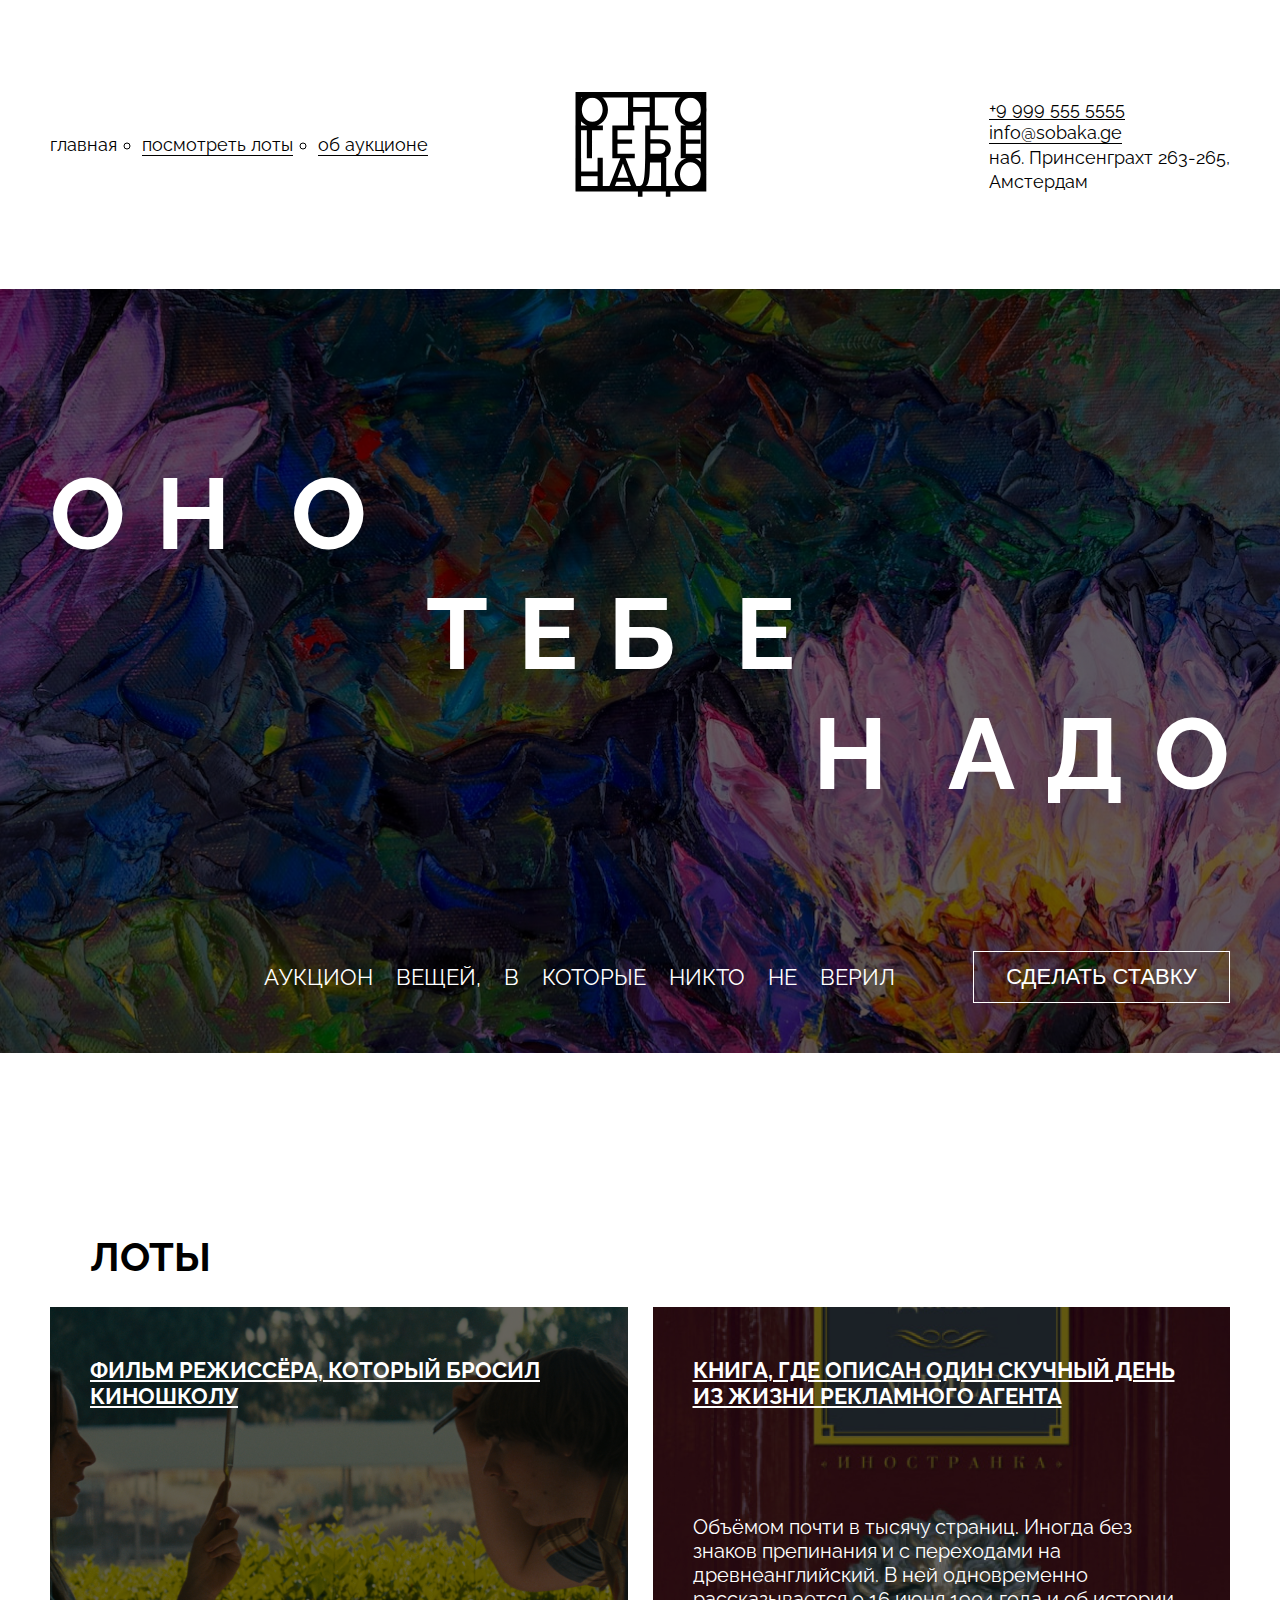
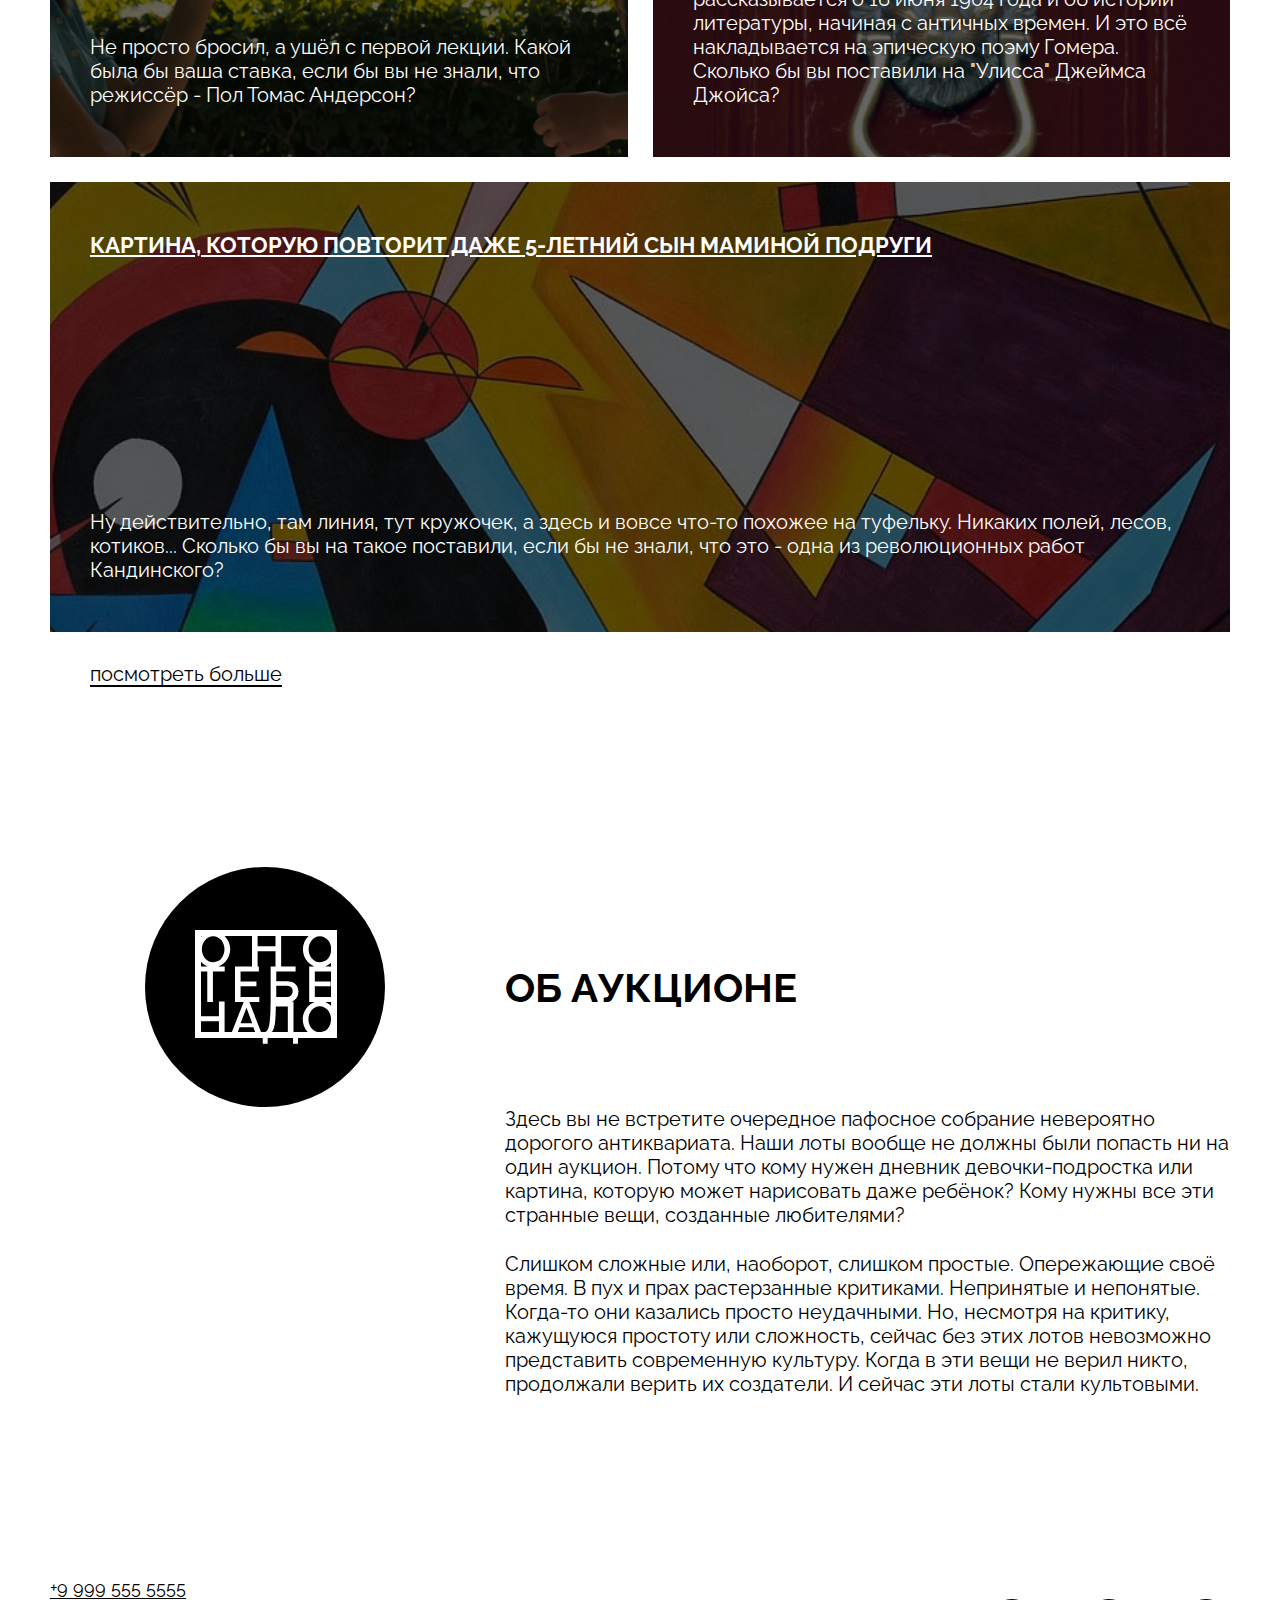
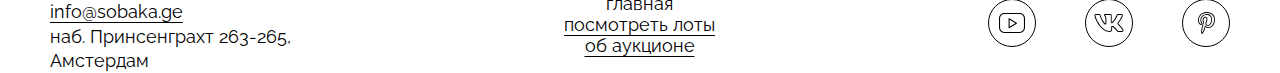
<file: index.html>
<!DOCTYPE html>
<html lang="ru">
  <head>
  <meta charset="UTF-8">
  <meta http-equiv="X-UA-Compatible" content="IE=edge">
  <meta name="viewport" content="width=device-width, initial-scale=1.0">
  <title>Оно тебе надо — аукцион вещей, в которые никто не верил</title>
  <link rel="stylesheet" href="./fonts/fonts.css">
  <link rel="stylesheet" href="./styles/global.css">
  <link rel="stylesheet" href="./styles/style.css">
  </head>
  <body>
  <header class="header" id="header">
    <nav class="header_menu">
      <ul class="header_menu">
        <li class="header_links-list-item header_links-list-item_no-bullit">
          <a class="header_link header_link_active" href="#0">главная</a>
        </li>
        <li class="header_links-list-item">
          <a class="heder_link" href="#lots">посмотреть лоты</a>
        </li>
        <li class="header_links-list-item">
          <a class="header_link" href="#about"> об аукционе</a>
        </li>
      </ul>
    </nav>
    <a class="header_logo">
      <img class="header_logo-image"
           src="./images/logo-black.svg"
           alt="Логотип сайта в черном квадрате">
    </a>
    <address class="header_address">
      <a href="tel:+99995555555">+9 999 555 5555</a><br>
      <a href="mailto:info@sobaka.ge">info@sobaka.ge</a><br>
      <p class="address">наб. Принсенграхт 263-265,<br>Амстердам</p>
    </address>
  </header>
  <main>
    <section class="cover">
      <div class="overlay"></div>
        <h1 class="cover-title">
          <span class="aligned_text aligned aligned_text-left">о<span class="letter-spacing-extended">но</span>
          </span>
          <span class="aligned_text aligned_text-center">те<span class="letter-spacing-extended">бе</span>
          </span>
          <!--<span class="aligned_text aligned_text-right"><span class="letter-spacing-extended">н</span>адо</span>-->
          <span class="aligned_text aligned_text-right"><span class="letter-spacing-extended">н</span>ад<span class="no-letter-spacing">о</span></span>
        </h1>
        <div class="cover_description">
          <p class="cover_description-text">Аукцион вещей, в которые никто не верил</p>
            <button class="bet-button">сделать ставку</button>
        </div>
    </section>
    <section class="lots" id="lots">
      <h2 class="lots_heading">лоты</h2>
        <ul class="lots_card-list">
          <li class="lots_card-list-item">
          <a class="card_link" href="#0">
          <article class="card card-type-film">
            <div class="overlay"></div>
              <h3 class="card-title">фильм режиссёра, который бросил киношколу</h3>
                <div class="card-text">
                  <p>
                   Не просто бросил, а ушёл с первой лекции. Какой была бы ваша ставка,
			       если бы вы не знали, что режиссёр - Пол Томас Андерсон?
                  </p>
                </div>
          </article>
          </a>
          </li>
          <li class="lots_card-list-item">
          <a class="card_link" href="#0">
          <article class="card card-type-book">
            <div class="overlay"></div>
              <h3 class="card-title">книга, где описан один скучный день из жизни рекламного агента</h3>
                <div class="card-text">
                <!--Не соглашусь с лишним элементом от предыдущего ревьюера.
				Он отвечает за стили текста карточек, и добавлен по рекомендации из урока-->
                  <p>
                  Объёмом почти в тысячу страниц. Иногда без знаков препинания и с переходами
		          на древнеанглийский.
				  В ней одновременно рассказывается о 16 июня 1904 года и об истории литературы, начиная
				  с античных времен. И это всё накладывается на эпическую поэму Гомера. Сколько бы вы поставили
				  на "Улисса" Джеймса Джойса?
                  </p>
                </div>
          </article>
          </a>
          </li>
          <li class="lots_card-list-item">
          <a class="card_link" href="#0">
          <article class="card card-type-picture">
            <div class="overlay"></div>
              <h3 class="card-title">картина, которую повторит даже 5-летний сын маминой подруги</h3>
                <div class="card-text">
                <p>
                Ну действительно, там линия, тут кружочек, а здесь и вовсе что-то похожее на туфельку.
				Никаких полей, лесов, котиков...
				Сколько бы вы на такое поставили, если бы не знали, что это - одна из революционных
				работ Кандинского?
                </p>
                </div>
          </article>
          </a>
          </li>
          </ul>
        <a class="lots_look-more-link" href="#0">посмотреть больше</a>
    </section>
    <section class="about" id="about">
      <div class="about_logo">
        <img class="about_logo-image" src="./images/logo-white.svg" alt="Логотип сайта без фона">
      </div>
      <h2 class="about_title">Об аукционе</h2>
        <div class="about_text">
        <p>
        Здесь вы не встретите очередное пафосное собрание невероятно дорогого антиквариата.
		Наши лоты вообще не должны были попасть ни на один аукцион. Потому что кому нужен дневник девочки-подростка
	 	или картина, которую может нарисовать даже ребёнок? Кому нужны все эти странные вещи, созданные любителями?
        </p>
        <p>
        Слишком сложные или, наоборот, слишком простые. Опережающие своё время. В пух и
		прах растерзанные критиками. Непринятые и непонятые. Когда-то они казались просто неудачными. Но, несмотря
		на критику, кажущуюся простоту или сложность, сейчас без этих лотов невозможно представить современную культуру.
		Когда в эти вещи не верил никто, продолжали верить их создатели. И сейчас эти лоты стали культовыми.
        </p>
      </div>
    </section>
  </main>
  <footer class="footer">
    <address class="footer_address">
      <a href="tel:+99995555555">+9 999 555 5555</a><br>
      <a href="mailto:info@sobaka.ge">info@sobaka.ge</a><br>
      <p class="address">наб. Принсенграхт 263-265,<br>Амстердам</p>
    </address>
    <nav class="footer_menu">
      <ul class="footer_menu-list">
        <li class="footer_menu-link footer_menu-link_active">
        <a class="footer_menu-link" href="#header">главная</a>
        </li>
        <li class="footer_menu-link">
        <a href="#lots">посмотреть лоты</a>
        </li>
        <li class="footer_menu-link">
        <a href="#0">об аукционе</a>
        </li>
      </ul>
    </nav>
      <ul class="footer_social-list">
        <li class="footer_social-list-item">
        <a class="footer_social-link" href="https://www.youtube.com">
        <img class="footer_social-icon" src="./images/yt.svg" alt="Ссылка на YouTube-канал">
        </a>
        </li>
        <li class="footer_social-list-item">
        <a class="footer_social-link" href="https://vk.com">
        <img class="footer_social-icon" src="./images/vk.svg" alt="Ссылка на группу в ВК">
        </a>
        </li>
        <li class="footer_social-list-item">
        <a class="footer_social-link" href="https://ru.pinterest.com">
        <img class="footer_social-icon" src="./images/pinterest.svg" alt="Ссылка на аккаунт в Pinterest">
        </a>
        </li>
      </ul>
  </footer>
  </body>
</html>
</file>
<file: fonts/fonts.css>
@font-face {
  font-family: Raleway;
  src:
    url(./Raleway-Regular.woff2) format('woff2'),
    url(./Raleway-Regular.woff) format('woff');
  font-weight: normal;
  font-display: swap;
}

@font-face {
  font-family: Raleway;
  src:
    url(./Raleway-Bold.woff2) format('woff2'),
    url(./Raleway-Bold.woff) format('woff');
  font-weight: bold;
  font-display: swap;
}
</file>
<file: styles/global.css>
*,
*::before,
*::after {
  box-sizing: border-box;
}

body {
  min-width: 1100px;
  margin: 0;
  font-family: Raleway, sans-serif;
}

h1,
h2,
h3,
h4,
h5,
h6,
p,
ul,
ol,
li,
blockquote {
  margin: 0;
  padding: 0;
}

a {
  color: inherit;
}

img {
  width: 100%;
}
</file>
<file: styles/style.css>
.header {
  margin: 92px 50px;
  display: grid;
  grid-template-columns: repeat(3, 1fr);
  text-decoration: none;
  position: relative;
}

.header_menu {
  display: flex;
  flex-direction: row;
  text-wrap: nowrap;
  gap: 13px;
  align-items: center;
  justify-self: start;
  text-decoration: none;
  font-size: 18px;
  line-height: 21px;
  font-weight: 400;
}

.header_links-list-item {
  margin-right: 12px;
  list-style: circle;
  text-underline-position: under;
}

.header_links-list-item_no-bullit {
  font-style: normal;
  list-style: none;
}

.header_link_active {
  text-decoration: none;
}

.header_logo {
  display: flex;
  justify-self: center;
  height: 105px;
  width: 148px;
}

.header_address {
  font-style: normal;
  justify-self: end;
  text-decoration: none;
  font-size: 18px;
  text-underline-position: under;
  padding-top: 5px;
  line-height: 24.3px;
}

.address {
  font-style: normal;
}

.overlay {
  width: 100%;
  height: 100%;
  position: absolute;
  background-color:rgb(0, 0, 0, 0.6);
  z-index: 1;
  inset: 0;
}

.cover-title {
  display: flex;
  flex-direction: column;
  text-transform: uppercase;
  font-weight: 700;
  gap: 20px;
  z-index: -1;
  padding-top: 175px;
  font-size: 100px;
}

.aligned_text {
  display: flex;
  color: #FFF;
  font-size: 100px;
  letter-spacing: 0.3em;
  z-index: 2;
  line-height: 100px;
}

.letter-spacing-extended {
  letter-spacing: 0.6em;
}

.aligned_text-left {
  padding-left: 50px;
}

.aligned_text-center {
  justify-content: center;
}

.aligned_text-right {
  justify-content: flex-end;
  padding-right: 50px;
}

.no-letter-spacing {
  letter-spacing: 0;
}

.cover_description {
  position: relative;
  display: flex;
  flex-direction: row;
  justify-content: end;
  z-index: 2;
  padding-top: 147px;
  padding-right: 50px;
  gap: 78px;
  line-height: 28px;
  padding-bottom: 50px;
}

.cover_description-text {
  color: #FFF;
  align-self: center;
  text-transform: uppercase;
  font-size: 22px;
  word-spacing: 17px;
}

.bet-button {
  background-color: transparent;
  border: 1px solid #FFF;
  color: #FFF;
  text-transform: uppercase;
  font-size: 22px;
  width: 257px;
  height: 52px;
}

.cover {
  position: relative;
  background: url(../images/cover.jpg);
  background-repeat: no-repeat;
  background-size: cover;
  background-position: center;
}

.lots_heading {
  line-height: 47px;
  font-size: 40px;
  font-weight: 700;
  text-transform: uppercase;
  color: #000;
  padding-bottom: 27px;
  margin-left: 40px;
}

.lots_card-list {
  list-style: none;
  display: flex;
  flex-direction: row;
  gap: 25px;
  flex-wrap: wrap;
}

.lots_card-list-item {
  display: flex;
  position: relative;
  min-height: 100%;
  width: 430px;
  flex-grow: 1;
}

.card_link {
  text-decoration: none;
}

.card-title {
  display: flex;
  justify-self: center;
  line-height: 26.4px;
  font-size: 22px;
  font-weight: 700;
  color: #FFF;
  text-transform: uppercase;
  text-decoration-line: underline;
  z-index: 2;
  padding-top: 50px;
  padding-left: 40px;
  padding-right: 40px;
}

.card-text {
  color: #FFF;
  line-height: 24px;
  font-size: 20px;
  z-index: 2;
  padding-bottom: 50px;
  padding-left: 40px;
  padding-right: 40px;
}

.card-type-film {
  background-image: url(../images/card-lot-01.jpg);
}

.card-type-book {
  background-image: url(../images/card-lot-02.jpg);
}

.card-type-picture {
  background-image: url(../images/card-lot-03.jpg);
  flex-grow: 1;
}

.card {
  display: flex;
  flex-direction: column;
  justify-content: space-between;
  min-height: 450px;
  min-width: 430px;
  background-size: cover;
  background-position: center;
  background-repeat: no-repeat;
}

.lots_look-more-link {
  padding-top: 30px;
  margin-left: 40px;
  font-size: 20px;
  font-weight: 400;
  text-underline-position: under;	
}

.lots {
  display: flex;
  flex-direction: column;
  margin-bottom: 181px;
  padding-left: 50px;
  padding-right: 50px;
  margin-top: 180px;
  position: relative;
}

.about_logo {
  background-color: #000;
  width: 240px;
  height: 240px;
  margin: 0px 95px;
  border-radius: 50%;
  align-self: center;
  justify-self: center;
}

.about_logo-image {
  display: flex;
  justify-content: center;
  align-items: center;
  margin: 63px 46px;
  width: 148px;
  height: 114px;
}

.about_title {
  font-size: 40px;
  font-weight: 700;
  text-transform: uppercase;
  align-self: center;
  margin-left: 25px;
}

.about_text {
  font-size: 20px;
  font-weight: 400;
  display: flex;
  flex-direction: column;
  gap: 25px;
  padding-left: 455px;
}

.about {
  display: flex;
  flex-direction: row;
  flex-wrap: wrap;
  padding-left: 50px;
  padding-right: 50px;
  position: relative;
}

.footer_menu-link_active .footer_menu-link{
  text-decoration: none;
}

.footer_address {
  font-size: 18px;
  line-height: 135%;
  font-weight: 400;
  font-style: normal;
  text-underline-position: under;
}

.footer_menu {
  list-style: none;
  text-align: center;
  display: flex;
  flex-direction: column;
  align-self: center;
}

.footer_menu-list {
  list-style: none;
}

.footer_menu-link {
  font-size: 18px;
  font-weight: 400;
  text-underline-position: under;
}

.footer_social-list {
  gap: 49px;
  display: flex;
  flex-direction: row;
  justify-content: space-between;
  list-style: none;
  justify-self: end;
  align-self: center;
}

.footer_social-icon {
  height: 48px;	
}

.footer {
  display: flex;
  flex-direction: row;
  margin-left: 50px;
  margin-right: 50px;
  position: relative;
  justify-content: space-between;
  margin-top: 180px;
}
</file>
